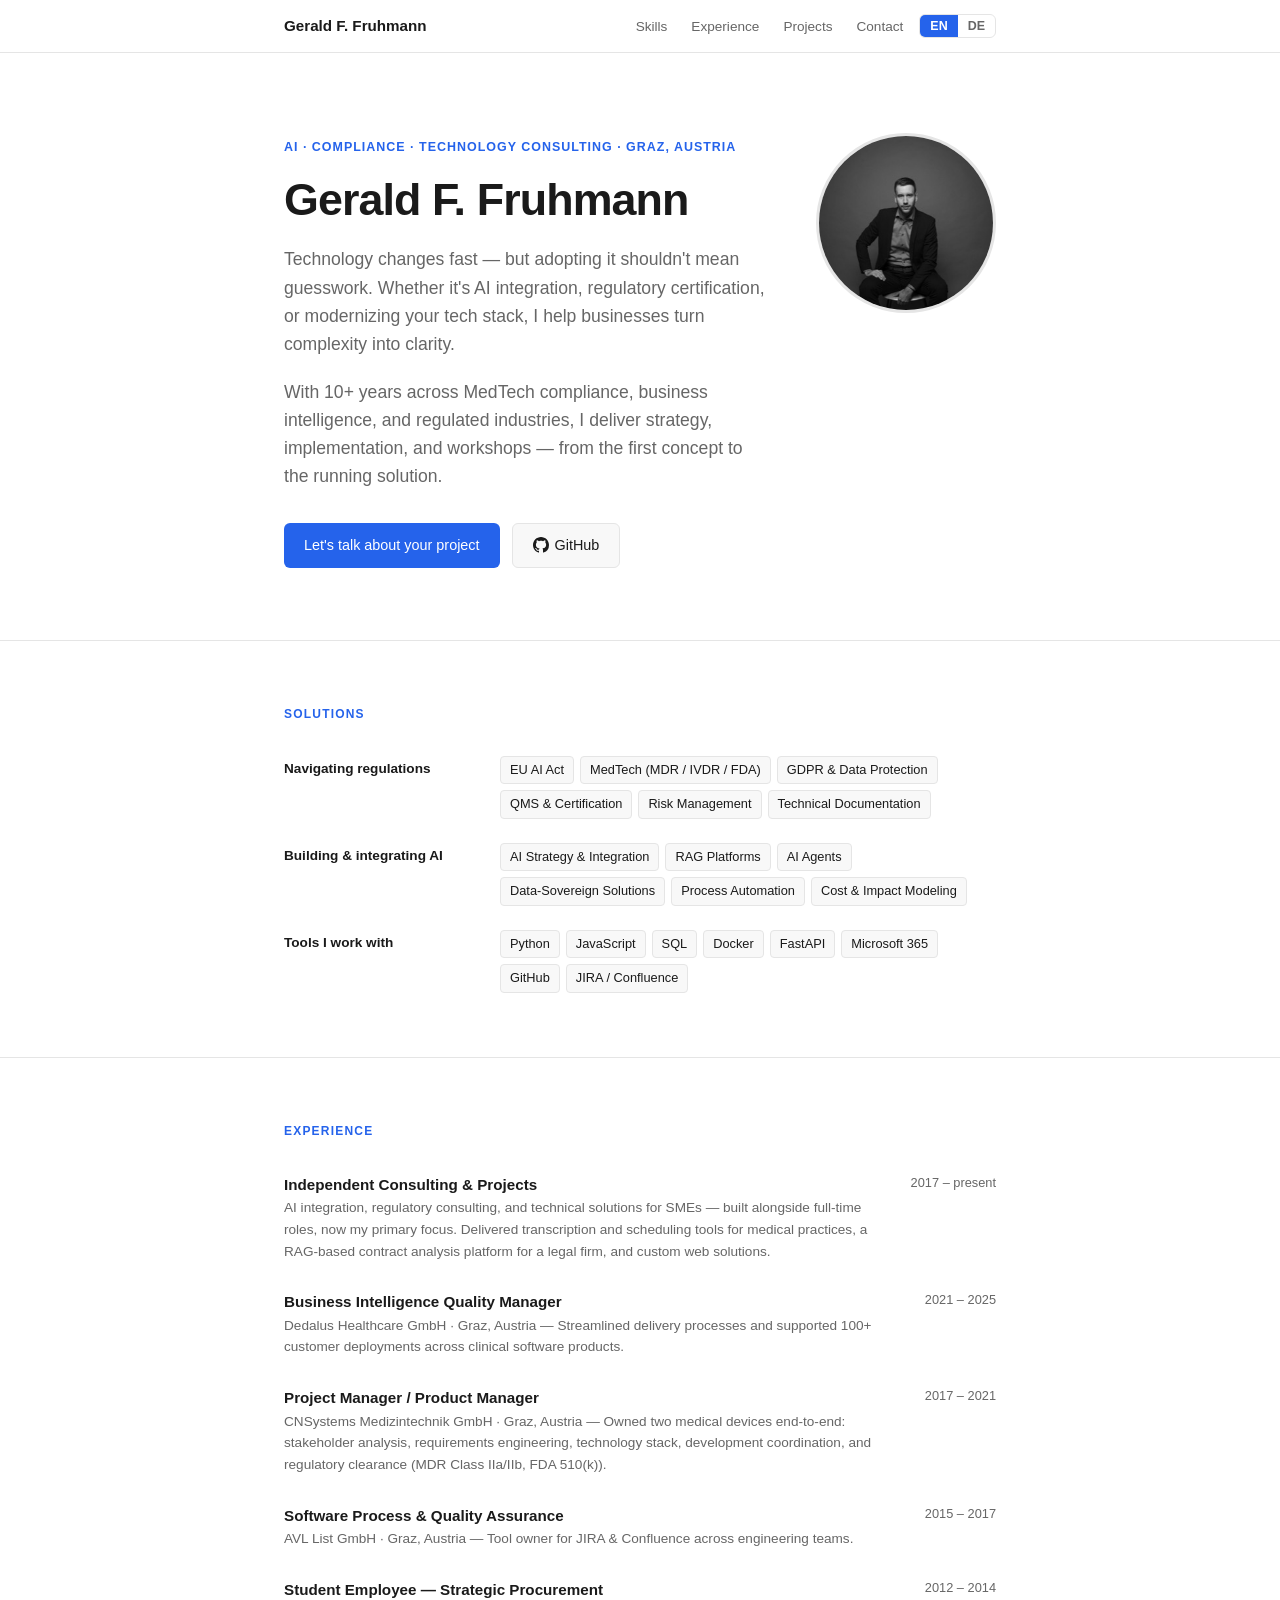
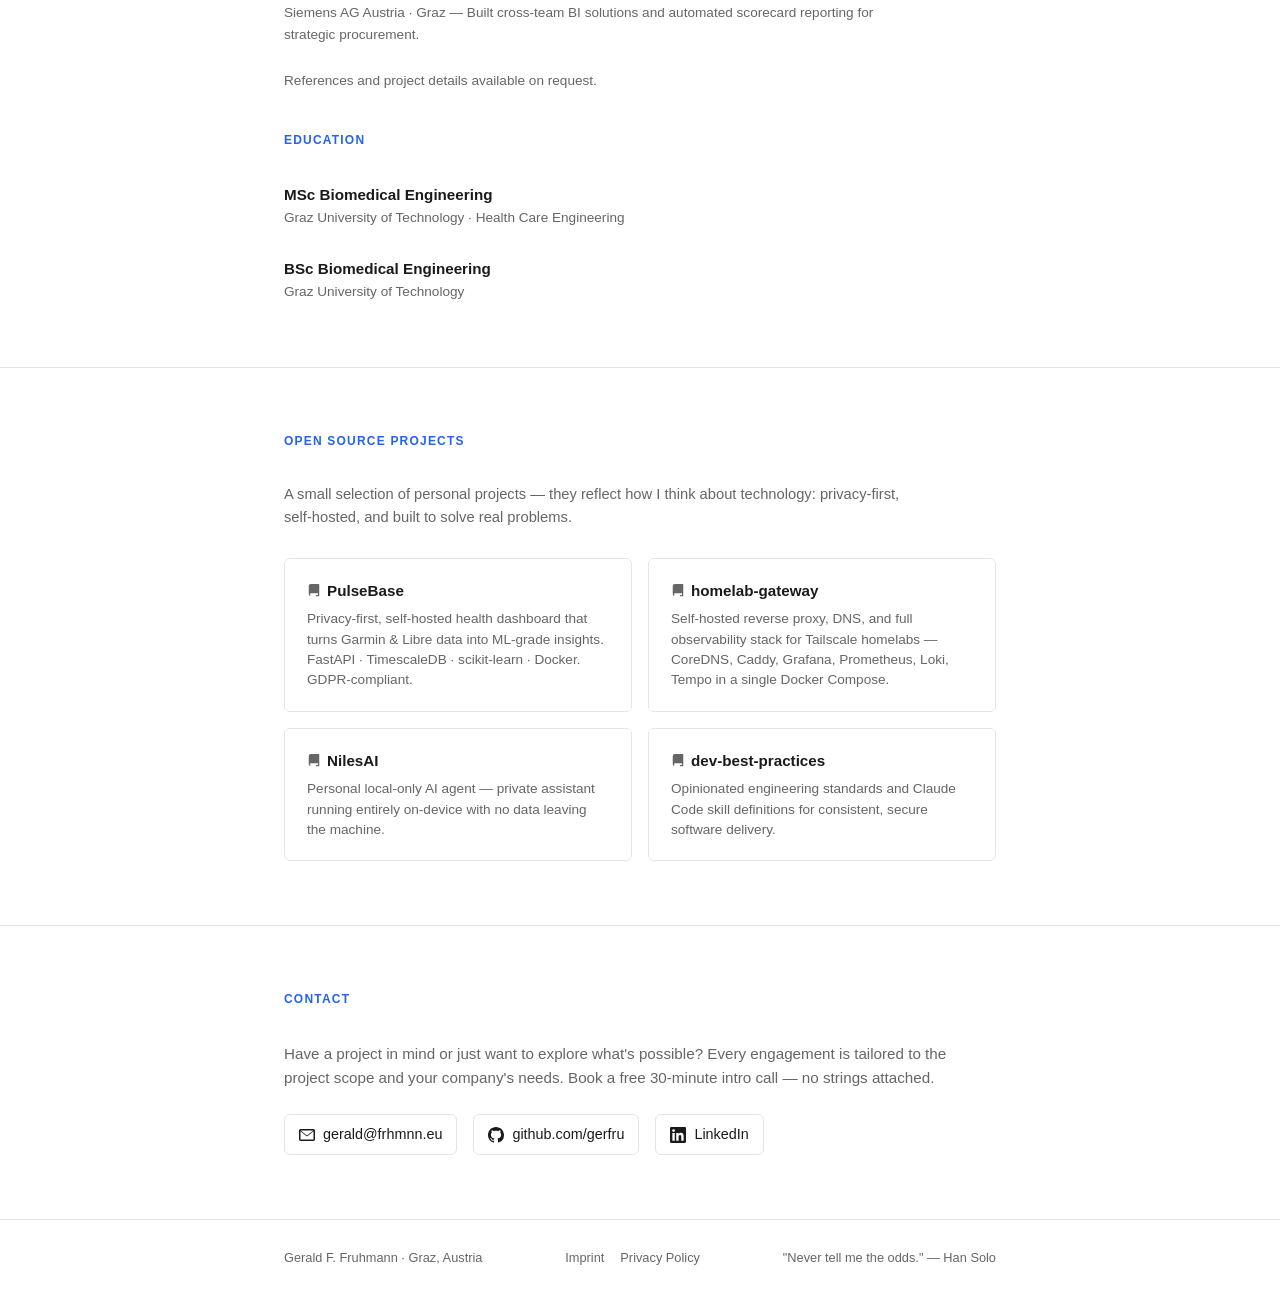
<file: index.html>
<!DOCTYPE html>
<html lang="en">
<head>
  <meta charset="UTF-8" />
  <meta name="viewport" content="width=device-width, initial-scale=1.0" />
  <title>Gerald F. Fruhmann — AI, Compliance & Technology Consulting</title>
  <meta name="description" content="Strategic guidance and hands-on implementation for AI integration, regulatory compliance, and technology modernization. Based in Graz, Austria." />
  <link rel="canonical" href="https://gerfru.github.io/" />

  <!-- Open Graph -->
  <meta property="og:type" content="website" />
  <meta property="og:title" content="Gerald F. Fruhmann — AI, Compliance & Technology Consulting" />
  <meta property="og:description" content="Strategic guidance and hands-on implementation for AI integration, regulatory compliance, and technology modernization. Based in Graz, Austria." />
  <meta property="og:url" content="https://gerfru.github.io/" />
  <meta property="og:locale" content="en_US" />
  <meta property="og:locale:alternate" content="de_AT" />
  <meta property="og:image" content="https://gerfru.github.io/og_image_gerfru.png" />
  <meta property="og:image:width" content="1200" />
  <meta property="og:image:height" content="630" />

  <!-- Twitter Card -->
  <meta name="twitter:card" content="summary_large_image" />
  <meta name="twitter:title" content="Gerald F. Fruhmann — AI, Compliance & Technology Consulting" />
  <meta name="twitter:description" content="Strategic guidance and hands-on implementation for AI integration, regulatory compliance, and technology modernization. Based in Graz, Austria." />

  <!-- Favicon -->
  <link rel="icon" type="image/svg+xml" href="data:image/svg+xml,%3Csvg xmlns='http://www.w3.org/2000/svg' viewBox='0 0 64 64'%3E%3Crect width='64' height='64' rx='14' fill='%232563eb'/%3E%3Ctext x='32' y='41' font-family='-apple-system,BlinkMacSystemFont,sans-serif' font-size='28' font-weight='700' fill='white' text-anchor='middle'%3EGF%3C/text%3E%3C/svg%3E" />

  <!-- Shared Styles -->
  <link rel="stylesheet" href="style.css" />

  <!-- Structured Data -->
  <script type="application/ld+json">
  {
    "@context": "https://schema.org",
    "@type": "Person",
    "name": "Gerald F. Fruhmann",
    "url": "https://gerfru.github.io",
    "image": "https://gerfru.github.io/portrait.jpg",
    "jobTitle": "AI, Compliance & Technology Consultant",
    "address": {
      "@type": "PostalAddress",
      "addressLocality": "Graz",
      "addressCountry": "AT"
    },
    "knowsAbout": [
      "Artificial Intelligence",
      "Medical Device Regulation",
      "ISO 13485",
      "GDPR",
      "Risk Management",
      "Product Management",
      "Requirements Engineering",
      "Python",
      "RAG Systems"
    ],
    "sameAs": [
      "https://linkedin.com/in/geraldfruhmann"
    ]
  }
  </script>
  <script type="application/ld+json">
  {
    "@context": "https://schema.org",
    "@type": "WebSite",
    "name": "Gerald F. Fruhmann — AI, Compliance & Technology Consulting",
    "url": "https://gerfru.github.io",
    "inLanguage": ["en", "de"]
  }
  </script>

  <style>
    /* ── Page-specific styles (shared styles in style.css) ── */
    section { padding: 64px 0; }
    section + section { border-top: 1px solid var(--border); }

    /* ── Hero ─────────────────────────────────────────── */
    #about { padding-top: 80px; padding-bottom: 72px; }

    .hero-layout {
      display: flex;
      align-items: flex-start;
      gap: 48px;
    }

    .hero-text { flex: 1; min-width: 0; }

    .hero-portrait {
      flex-shrink: 0;
      width: 180px;
      height: 180px;
      border-radius: 50%;
      object-fit: cover;
      object-position: center 15%;
      border: 3px solid var(--border);
    }

    .hero-tag {
      display: inline-block;
      font-size: 0.78rem;
      font-weight: 600;
      letter-spacing: 0.08em;
      text-transform: uppercase;
      color: var(--accent);
      margin-bottom: 16px;
    }

    h1 {
      font-size: clamp(2rem, 5vw, 2.8rem);
      font-weight: 700;
      line-height: 1.15;
      letter-spacing: -0.02em;
      margin-bottom: 20px;
    }

    .hero-sub {
      font-size: 1.1rem;
      color: var(--muted);
      max-width: 620px;
      margin-bottom: 20px;
    }

    .hero-actions {
      display: flex;
      gap: 12px;
      flex-wrap: wrap;
      margin-top: 32px;
    }

    .btn {
      display: inline-flex;
      align-items: center;
      gap: 6px;
      padding: 10px 20px;
      border-radius: var(--radius);
      font-size: 0.9rem;
      font-weight: 500;
    }

    .btn:hover { text-decoration: none; }

    .btn-primary {
      background: var(--accent);
      color: #fff;
      transition: background 0.15s, transform 0.15s;
    }

    .btn-primary:hover {
      background: #1d4ed8;
      transform: translateY(-1px);
    }

    .btn-ghost {
      background: var(--bg-soft);
      color: var(--text);
      border: 1px solid var(--border);
      transition: border-color 0.15s, transform 0.15s;
    }

    .btn-ghost:hover {
      border-color: #aaa;
      transform: translateY(-1px);
    }

    /* ── Section headings ────────────────────────────── */
    .section-label {
      font-size: 0.75rem;
      font-weight: 600;
      letter-spacing: 0.1em;
      text-transform: uppercase;
      color: var(--accent);
      margin-bottom: 32px;
    }

    /* ── Skills ──────────────────────────────────────── */
    .skills-grid {
      display: grid;
      gap: 24px;
    }

    .skill-row {
      display: grid;
      grid-template-columns: 200px 1fr;
      gap: 16px;
      align-items: start;
    }

    .skill-label {
      font-size: 0.85rem;
      font-weight: 600;
      color: var(--text);
      padding-top: 2px;
    }

    .skill-tags {
      display: flex;
      flex-wrap: wrap;
      gap: 6px;
    }

    .tag {
      display: inline-block;
      background: var(--bg-soft);
      border: 1px solid var(--border);
      border-radius: 4px;
      padding: 3px 9px;
      font-size: 0.8rem;
      color: var(--text);
    }

    /* ── Projects ─────────────────────────────────────── */
    .projects-grid {
      display: grid;
      grid-template-columns: repeat(auto-fill, minmax(320px, 1fr));
      gap: 16px;
    }

    .project-card {
      border: 1px solid var(--border);
      border-radius: var(--radius);
      padding: 20px 22px;
      transition: border-color 0.15s, box-shadow 0.15s, transform 0.15s;
    }

    .project-card:hover {
      border-color: #bbb;
      box-shadow: 0 4px 12px rgba(0,0,0,0.08);
      transform: translateY(-2px);
    }

    .project-name {
      font-weight: 600;
      font-size: 0.95rem;
      margin-bottom: 6px;
      display: flex;
      align-items: center;
      gap: 6px;
    }

    .project-name a { color: var(--text); }
    .project-name a:hover { color: var(--accent); text-decoration: none; }

    .project-desc {
      font-size: 0.85rem;
      color: var(--muted);
      line-height: 1.5;
    }

    /* ── Experience ───────────────────────────────────── */
    .exp-list { display: grid; gap: 28px; }

    .exp-item {
      display: grid;
      grid-template-columns: 1fr auto;
      gap: 4px 16px;
    }

    .exp-role { font-weight: 600; font-size: 0.95rem; }
    .exp-org  { font-size: 0.85rem; color: var(--muted); }
    .exp-date {
      font-size: 0.8rem;
      color: var(--muted);
      text-align: right;
      white-space: nowrap;
    }

    /* ── Contact ──────────────────────────────────────── */
    .contact-links {
      display: flex;
      flex-wrap: wrap;
      gap: 16px;
      margin-top: 8px;
    }

    .contact-link {
      display: inline-flex;
      align-items: center;
      gap: 8px;
      font-size: 0.9rem;
      color: var(--text);
      padding: 8px 14px;
      border: 1px solid var(--border);
      border-radius: var(--radius);
      transition: border-color 0.15s;
    }

    .contact-link:hover {
      border-color: #aaa;
      text-decoration: none;
    }

    /* ── Animations ───────────────────────────────────── */
    @keyframes fade-up {
      from { opacity: 0; transform: translateY(20px); }
      to   { opacity: 1; transform: translateY(0); }
    }

    .fade-in {
      opacity: 0;
      animation: fade-up 0.5s ease forwards;
    }

    .fade-in:nth-child(1) { animation-delay: 0s; }
    .fade-in:nth-child(2) { animation-delay: 0.08s; }
    .fade-in:nth-child(3) { animation-delay: 0.16s; }
    .fade-in:nth-child(4) { animation-delay: 0.24s; }

    @media (prefers-reduced-motion: reduce) {
      .fade-in {
        opacity: 1;
        animation: none;
      }
    }

    /* ── Responsive ───────────────────────────────────── */
    @media (max-width: 600px) {
      .hero-layout { flex-direction: column-reverse; align-items: center; gap: 32px; }
      .hero-portrait { width: 140px; height: 140px; }
      .skill-row { grid-template-columns: 1fr; gap: 8px; }
      .exp-item  { grid-template-columns: 1fr; }
      .exp-date  { text-align: left; }
      .projects-grid { grid-template-columns: 1fr; }
    }
  </style>
</head>
<body>

  <a class="skip-link" href="#about">Skip to content</a>

  <nav role="navigation" aria-label="Main navigation">
    <div class="container">
      <a class="nav-name" href="/">Gerald F. Fruhmann</a>
      <div class="nav-right">
        <ul class="nav-links">
          <li><a href="#skills" lang="en">Skills</a><a href="#skills" lang="de">Kompetenzen</a></li>
          <li><a href="#experience" lang="en">Experience</a><a href="#experience" lang="de">Erfahrung</a></li>
          <li><a href="#projects" lang="en">Projects</a><a href="#projects" lang="de">Projekte</a></li>
          <li><a href="#contact" lang="en">Contact</a><a href="#contact" lang="de">Kontakt</a></li>
        </ul>
        <div class="lang-toggle" role="group" aria-label="Language">
          <button data-lang="en" class="active" aria-pressed="true">EN</button>
          <button data-lang="de" aria-pressed="false">DE</button>
        </div>
      </div>
    </div>
  </nav>

  <!-- ── Hero ── -->
  <section id="about">
    <div class="container">
      <div class="hero-layout">
        <div class="hero-text">
          <span class="hero-tag"><span lang="en">AI · Compliance · Technology Consulting · Graz, Austria</span><span lang="de">AI · Compliance · Technologieberatung · Graz, Österreich</span></span>
          <h1>Gerald F. Fruhmann</h1>

          <div lang="en">
            <p class="hero-sub">
              Technology changes fast — but adopting it shouldn't mean guesswork.
              Whether it's AI integration, regulatory certification, or modernizing
              your tech stack, I help businesses turn complexity into clarity.
            </p>
            <p class="hero-sub">
              With 10+ years across MedTech compliance, business intelligence, and
              regulated industries, I deliver strategy, implementation, and workshops —
              from the first concept to the running solution.
            </p>
          </div>

          <div lang="de">
            <p class="hero-sub">
              Technologie entwickelt sich schnell — aber sie einzusetzen sollte kein
              Ratespiel sein. Ob AI-Einführung, regulatorische Zertifizierung oder
              technische Modernisierung: Ich helfe Unternehmen, Komplexität in
              Klarheit zu verwandeln.
            </p>
            <p class="hero-sub">
              Mit über 10 Jahren Erfahrung in MedTech-Compliance, Business Intelligence
              und regulierten Branchen liefere ich Strategie, Umsetzung und Workshops —
              vom ersten Konzept bis zur laufenden Lösung.
            </p>
          </div>

          <div class="hero-actions">
        <a class="btn btn-primary" href="#contact">
          <span lang="en">Let's talk about your project</span>
          <span lang="de">Sprechen wir über Ihr Projekt</span>
        </a>
        <a class="btn btn-ghost" href="https://github.com/gerfru" target="_blank" rel="noopener">
          <svg height="16" width="16" viewBox="0 0 16 16" fill="currentColor"><path d="M8 0C3.58 0 0 3.58 0 8c0 3.54 2.29 6.53 5.47 7.59.4.07.55-.17.55-.38 0-.19-.01-.82-.01-1.49-2.01.37-2.53-.49-2.69-.94-.09-.23-.48-.94-.82-1.13-.28-.15-.68-.52-.01-.53.63-.01 1.08.58 1.23.82.72 1.21 1.87.87 2.33.66.07-.52.28-.87.51-1.07-1.78-.2-3.64-.89-3.64-3.95 0-.87.31-1.59.82-2.15-.08-.2-.36-1.02.08-2.12 0 0 .67-.21 2.2.82.64-.18 1.32-.27 2-.27.68 0 1.36.09 2 .27 1.53-1.04 2.2-.82 2.2-.82.44 1.1.16 1.92.08 2.12.51.56.82 1.27.82 2.15 0 3.07-1.87 3.75-3.65 3.95.29.25.54.73.54 1.48 0 1.07-.01 1.93-.01 2.2 0 .21.15.46.55.38A8.013 8.013 0 0016 8c0-4.42-3.58-8-8-8z"/></svg>
          GitHub
        </a>
      </div>
        </div>
        <img class="hero-portrait" src="portrait.jpg" alt="Gerald F. Fruhmann" width="180" height="180" />
      </div>
    </div>
  </section>

  <!-- ── Skills ── -->
  <section id="skills">
    <div class="container">
      <p class="section-label">
        <span lang="en">Solutions</span>
        <span lang="de">Lösungen</span>
      </p>
      <div class="skills-grid">
        <div class="skill-row">
          <span class="skill-label">
            <span lang="en">Navigating regulations</span>
            <span lang="de">Regulatorik navigieren</span>
          </span>
          <div class="skill-tags">
            <span class="tag">EU AI Act</span>
            <span class="tag">MedTech (MDR / IVDR / FDA)</span>
            <span class="tag"><span lang="en">GDPR &amp; Data Protection</span><span lang="de">DSGVO &amp; Datenschutz</span></span>
            <span class="tag"><span lang="en">QMS &amp; Certification</span><span lang="de">QMS &amp; Zertifizierung</span></span>
            <span class="tag"><span lang="en">Risk Management</span><span lang="de">Risikomanagement</span></span>
            <span class="tag"><span lang="en">Technical Documentation</span><span lang="de">Technische Dokumentation</span></span>
          </div>
        </div>
        <div class="skill-row">
          <span class="skill-label">
            <span lang="en">Building &amp; integrating AI</span>
            <span lang="de">AI aufbauen &amp; integrieren</span>
          </span>
          <div class="skill-tags">
            <span class="tag"><span lang="en">AI Strategy &amp; Integration</span><span lang="de">AI-Strategie &amp; Integration</span></span>
            <span class="tag">RAG Platforms</span>
            <span class="tag">AI Agents</span>
            <span class="tag"><span lang="en">Data-Sovereign Solutions</span><span lang="de">Datensouveräne Lösungen</span></span>
            <span class="tag"><span lang="en">Process Automation</span><span lang="de">Prozessautomatisierung</span></span>
            <span class="tag"><span lang="en">Cost &amp; Impact Modeling</span><span lang="de">Kosten- &amp; Impact-Modelle</span></span>
          </div>
        </div>
        <div class="skill-row">
          <span class="skill-label">
            <span lang="en">Tools I work with</span>
            <span lang="de">Meine Werkzeuge</span>
          </span>
          <div class="skill-tags">
            <span class="tag">Python</span>
            <span class="tag">JavaScript</span>
            <span class="tag">SQL</span>
            <span class="tag">Docker</span>
            <span class="tag">FastAPI</span>
            <span class="tag">Microsoft 365</span>
            <span class="tag">GitHub</span>
            <span class="tag">JIRA / Confluence</span>
          </div>
        </div>
      </div>
    </div>
  </section>

  <!-- ── Experience ── -->
  <section id="experience">
    <div class="container">
      <p class="section-label">
        <span lang="en">Experience</span>
        <span lang="de">Erfahrung</span>
      </p>
      <div class="exp-list">

        <div class="exp-item">
          <div>
            <div class="exp-role"><span lang="en">Independent Consulting &amp; Projects</span><span lang="de">Selbstständige Beratung &amp; Projekte</span></div>
            <div class="exp-org"><span lang="en">AI integration, regulatory consulting, and technical solutions for SMEs — built alongside full-time roles, now my primary focus. Delivered transcription and scheduling tools for medical practices, a RAG-based contract analysis platform for a legal firm, and custom web solutions.</span><span lang="de">AI-Integration, regulatorische Beratung und technische Lösungen für KMUs — parallel zu Festanstellungen aufgebaut, jetzt mein Hauptfokus. Transkriptions- und Terminplanungs-Tools für Arztpraxen, eine RAG-basierte Vertragsanalyse-Plattform für eine Kanzlei und individuelle Web-Lösungen umgesetzt.</span></div>
          </div>
          <div class="exp-date">2017 – <span lang="en">present</span><span lang="de">heute</span></div>
        </div>

        <div class="exp-item">
          <div>
            <div class="exp-role">Business Intelligence Quality Manager</div>
            <div class="exp-org"><span lang="en">Dedalus Healthcare GmbH · Graz, Austria — Streamlined delivery processes and supported 100+ customer deployments across clinical software products.</span><span lang="de">Dedalus Healthcare GmbH · Graz — Delivery-Prozesse optimiert und über 100 Kundeninstallationen klinischer Softwareprodukte begleitet.</span></div>
          </div>
          <div class="exp-date">2021 – 2025</div>
        </div>

        <div class="exp-item">
          <div>
            <div class="exp-role">Project Manager / Product Manager</div>
            <div class="exp-org"><span lang="en">CNSystems Medizintechnik GmbH · Graz, Austria — Owned two medical devices end-to-end: stakeholder analysis, requirements engineering, technology stack, development coordination, and regulatory clearance (MDR Class IIa/IIb, FDA 510(k)).</span><span lang="de">CNSystems Medizintechnik GmbH · Graz — Zwei Medizinprodukte Ende-zu-Ende verantwortet: Stakeholder-Analyse, Requirements Engineering, Technologie-Stack, Entwicklungskoordination und regulatorische Zulassung (MDR Klasse IIa/IIb, FDA 510(k)).</span></div>
          </div>
          <div class="exp-date">2017 – 2021</div>
        </div>

        <div class="exp-item">
          <div>
            <div class="exp-role">Software Process &amp; Quality Assurance</div>
            <div class="exp-org"><span lang="en">AVL List GmbH · Graz, Austria — Tool owner for JIRA &amp; Confluence across engineering teams.</span><span lang="de">AVL List GmbH · Graz — Tool-Verantwortlicher für JIRA &amp; Confluence über Engineering-Teams hinweg.</span></div>
          </div>
          <div class="exp-date">2015 – 2017</div>
        </div>

        <div class="exp-item">
          <div>
            <div class="exp-role"><span lang="en">Student Employee — Strategic Procurement</span><span lang="de">Werkstudent — Strategischer Einkauf</span></div>
            <div class="exp-org"><span lang="en">Siemens AG Austria · Graz — Built cross-team BI solutions and automated scorecard reporting for strategic procurement.</span><span lang="de">Siemens AG Austria · Graz — Team- und bereichsübergreifende BI-Lösungen und automatisiertes Scorecard-Reporting für den strategischen Einkauf erstellt.</span></div>
          </div>
          <div class="exp-date">2012 – 2014</div>
        </div>

      </div>
      <p style="color: var(--muted); margin-top: 24px; font-size: 0.85rem;">
        <span lang="en">References and project details available on request.</span>
        <span lang="de">Referenzen und Projektdetails gerne auf Anfrage.</span>
      </p>

      <div style="margin-top: 40px;">
        <p class="section-label">
          <span lang="en">Education</span>
          <span lang="de">Ausbildung</span>
        </p>
        <div class="exp-list">
          <div class="exp-item">
            <div>
              <div class="exp-role">MSc Biomedical Engineering</div>
              <div class="exp-org">Graz University of Technology · Health Care Engineering</div>
            </div>
          </div>
          <div class="exp-item">
            <div>
              <div class="exp-role">BSc Biomedical Engineering</div>
              <div class="exp-org">Graz University of Technology</div>
            </div>
          </div>
        </div>
      </div>
    </div>
  </section>

  <!-- ── Projects ── -->
  <section id="projects">
    <div class="container">
      <p class="section-label">
        <span lang="en">Open Source Projects</span>
        <span lang="de">Open-Source-Projekte</span>
      </p>
      <p style="color: var(--muted); margin-bottom: 28px; font-size: 0.92rem; max-width: 620px;">
        <span lang="en">A small selection of personal projects — they reflect how I think about technology: privacy-first, self-hosted, and built to solve real problems.</span>
        <span lang="de">Eine kleine Auswahl persönlicher Projekte — sie zeigen, wie ich über Technologie denke: Privacy-first, self-hosted und gebaut, um echte Probleme zu lösen.</span>
      </p>
      <div class="projects-grid">

        <div class="project-card fade-in">
          <div class="project-name">
            <svg height="14" width="14" viewBox="0 0 16 16" fill="#666"><path d="M2 2.5A2.5 2.5 0 014.5 0h8.75a.75.75 0 01.75.75v12.5a.75.75 0 01-.75.75h-2.5a.75.75 0 010-1.5h1.75v-2h-8a1 1 0 00-.714 1.7.75.75 0 01-1.072 1.05A2.495 2.495 0 012 11.5v-9zm10.5-1V9h-8c-.356 0-.694.074-1 .208V2.5a1 1 0 011-1h8z"/></svg>
            <a href="https://github.com/gerfru/PulseBase" target="_blank" rel="noopener">PulseBase</a>
          </div>
          <p class="project-desc" lang="en">Privacy-first, self-hosted health dashboard that turns Garmin &amp; Libre data into ML-grade insights. FastAPI · TimescaleDB · scikit-learn · Docker. GDPR-compliant.</p>
          <p class="project-desc" lang="de">Datenschutzorientiertes, selbst gehostetes Health-Dashboard, das Garmin- &amp; Libre-Daten in ML-Insights verwandelt. FastAPI · TimescaleDB · scikit-learn · Docker. DSGVO-konform.</p>
        </div>

        <div class="project-card fade-in">
          <div class="project-name">
            <svg height="14" width="14" viewBox="0 0 16 16" fill="#666"><path d="M2 2.5A2.5 2.5 0 014.5 0h8.75a.75.75 0 01.75.75v12.5a.75.75 0 01-.75.75h-2.5a.75.75 0 010-1.5h1.75v-2h-8a1 1 0 00-.714 1.7.75.75 0 01-1.072 1.05A2.495 2.495 0 012 11.5v-9zm10.5-1V9h-8c-.356 0-.694.074-1 .208V2.5a1 1 0 011-1h8z"/></svg>
            <a href="https://github.com/gerfru/homelab-gateway" target="_blank" rel="noopener">homelab-gateway</a>
          </div>
          <p class="project-desc" lang="en">Self-hosted reverse proxy, DNS, and full observability stack for Tailscale homelabs — CoreDNS, Caddy, Grafana, Prometheus, Loki, Tempo in a single Docker Compose.</p>
          <p class="project-desc" lang="de">Selbst gehosteter Reverse-Proxy, DNS und vollständiger Observability-Stack für Tailscale-Homelabs — CoreDNS, Caddy, Grafana, Prometheus, Loki, Tempo in einem Docker Compose.</p>
        </div>

        <div class="project-card fade-in">
          <div class="project-name">
            <svg height="14" width="14" viewBox="0 0 16 16" fill="#666"><path d="M2 2.5A2.5 2.5 0 014.5 0h8.75a.75.75 0 01.75.75v12.5a.75.75 0 01-.75.75h-2.5a.75.75 0 010-1.5h1.75v-2h-8a1 1 0 00-.714 1.7.75.75 0 01-1.072 1.05A2.495 2.495 0 012 11.5v-9zm10.5-1V9h-8c-.356 0-.694.074-1 .208V2.5a1 1 0 011-1h8z"/></svg>
            <a href="https://github.com/gerfru/NilesAI" target="_blank" rel="noopener">NilesAI</a>
          </div>
          <p class="project-desc" lang="en">Personal local-only AI agent — private assistant running entirely on-device with no data leaving the machine.</p>
          <p class="project-desc" lang="de">Persönlicher, lokaler AI-Agent — privater Assistent, der vollständig auf dem eigenen Gerät läuft, ohne dass Daten das Gerät verlassen.</p>
        </div>

        <div class="project-card fade-in">
          <div class="project-name">
            <svg height="14" width="14" viewBox="0 0 16 16" fill="#666"><path d="M2 2.5A2.5 2.5 0 014.5 0h8.75a.75.75 0 01.75.75v12.5a.75.75 0 01-.75.75h-2.5a.75.75 0 010-1.5h1.75v-2h-8a1 1 0 00-.714 1.7.75.75 0 01-1.072 1.05A2.495 2.495 0 012 11.5v-9zm10.5-1V9h-8c-.356 0-.694.074-1 .208V2.5a1 1 0 011-1h8z"/></svg>
            <a href="https://github.com/gerfru/dev-best-practices" target="_blank" rel="noopener">dev-best-practices</a>
          </div>
          <p class="project-desc" lang="en">Opinionated engineering standards and Claude Code skill definitions for consistent, secure software delivery.</p>
          <p class="project-desc" lang="de">Klare Engineering-Standards und Claude-Code-Skill-Definitionen für konsistente, sichere Softwareentwicklung.</p>
        </div>

      </div>
    </div>
  </section>

  <!-- ── Contact ── -->
  <section id="contact">
    <div class="container">
      <p class="section-label">
        <span lang="en">Contact</span>
        <span lang="de">Kontakt</span>
      </p>
      <p style="color: var(--muted); margin-bottom: 24px; font-size: 0.95rem;">
        <span lang="en">Have a project in mind or just want to explore what's possible? Every engagement is tailored to the project scope and your company's needs. Book a free 30-minute intro call — no strings attached.</span>
        <span lang="de">Ein Projekt im Kopf oder einfach ausloten, was möglich ist? Jede Zusammenarbeit wird individuell auf Projektumfang und Unternehmensgröße zugeschnitten. Buchen Sie ein kostenloses 30-Minuten-Erstgespräch — unverbindlich.</span>
      </p>
      <div class="contact-links">
        <a class="contact-link" href="mailto:gerald@frhmnn.eu">
          <svg width="16" height="16" viewBox="0 0 16 16" fill="currentColor"><path d="M1.75 2h12.5c.966 0 1.75.784 1.75 1.75v8.5A1.75 1.75 0 0114.25 14H1.75A1.75 1.75 0 010 12.25v-8.5C0 2.784.784 2 1.75 2zM1.5 4.307v7.943c0 .138.112.25.25.25h12.5a.25.25 0 00.25-.25V4.307L8.682 8.97a1 1 0 01-1.364 0L1.5 4.307zM14.357 3.5H1.643L8 8.432 14.357 3.5z"/></svg>
          gerald@frhmnn.eu
        </a>
        <a class="contact-link" href="https://github.com/gerfru" target="_blank" rel="noopener">
          <svg width="16" height="16" viewBox="0 0 16 16" fill="currentColor"><path d="M8 0C3.58 0 0 3.58 0 8c0 3.54 2.29 6.53 5.47 7.59.4.07.55-.17.55-.38 0-.19-.01-.82-.01-1.49-2.01.37-2.53-.49-2.69-.94-.09-.23-.48-.94-.82-1.13-.28-.15-.68-.52-.01-.53.63-.01 1.08.58 1.23.82.72 1.21 1.87.87 2.33.66.07-.52.28-.87.51-1.07-1.78-.2-3.64-.89-3.64-3.95 0-.87.31-1.59.82-2.15-.08-.2-.36-1.02.08-2.12 0 0 .67-.21 2.2.82.64-.18 1.32-.27 2-.27.68 0 1.36.09 2 .27 1.53-1.04 2.2-.82 2.2-.82.44 1.1.16 1.92.08 2.12.51.56.82 1.27.82 2.15 0 3.07-1.87 3.75-3.65 3.95.29.25.54.73.54 1.48 0 1.07-.01 1.93-.01 2.2 0 .21.15.46.55.38A8.013 8.013 0 0016 8c0-4.42-3.58-8-8-8z"/></svg>
          github.com/gerfru
        </a>
        <a class="contact-link" href="https://www.linkedin.com/in/gerald-fruhmann-3b169493/" target="_blank" rel="noopener">
          <svg width="16" height="16" viewBox="0 0 16 16" fill="currentColor"><path d="M13.632 13.635h-2.37V9.922c0-.886-.018-2.025-1.234-2.025-1.235 0-1.424.964-1.424 1.96v3.778H6.234V6.001h2.275v1.044h.032c.317-.6 1.09-1.233 2.245-1.233 2.401 0 2.845 1.58 2.845 3.637v4.186zM3.558 4.955a1.376 1.376 0 110-2.752 1.376 1.376 0 010 2.752zm1.188 8.68H2.37V6.001h2.376v7.634zM14.816 0H1.182C.528 0 0 .516 0 1.153v13.694C0 15.484.528 16 1.182 16h13.634c.654 0 1.184-.516 1.184-1.153V1.153C16 .516 15.47 0 14.816 0z"/></svg>
          LinkedIn
        </a>
      </div>
    </div>
  </section>

  <footer>
    <div class="container">
      <p>Gerald F. Fruhmann · Graz, Austria</p>
      <div class="footer-legal">
        <a href="/impressum"><span lang="en">Imprint</span><span lang="de">Impressum</span></a>
        <a href="/datenschutz"><span lang="en">Privacy Policy</span><span lang="de">Datenschutz</span></a>
      </div>
      <p lang="en">"Never tell me the odds." — Han Solo</p>
      <p lang="de">„Sag mir niemals wie meine Chancen stehen." — Han Solo</p>
    </div>
  </footer>

  <script>
    document.addEventListener('DOMContentLoaded', function() {
      var saved = localStorage.getItem('lang');
      var browser = navigator.language.startsWith('de') ? 'de' : 'en';
      var lang = saved || browser;

      function setLang(l) {
        document.documentElement.lang = l;
        localStorage.setItem('lang', l);
        document.querySelectorAll('.lang-toggle button').forEach(function(btn) {
          var isActive = btn.dataset.lang === l;
          btn.classList.toggle('active', isActive);
          btn.setAttribute('aria-pressed', isActive);
        });
      }

      setLang(lang);

      document.querySelector('.lang-toggle').addEventListener('click', function(e) {
        if (e.target.dataset.lang) setLang(e.target.dataset.lang);
      });
    });
  </script>

</body>
</html>
</file>
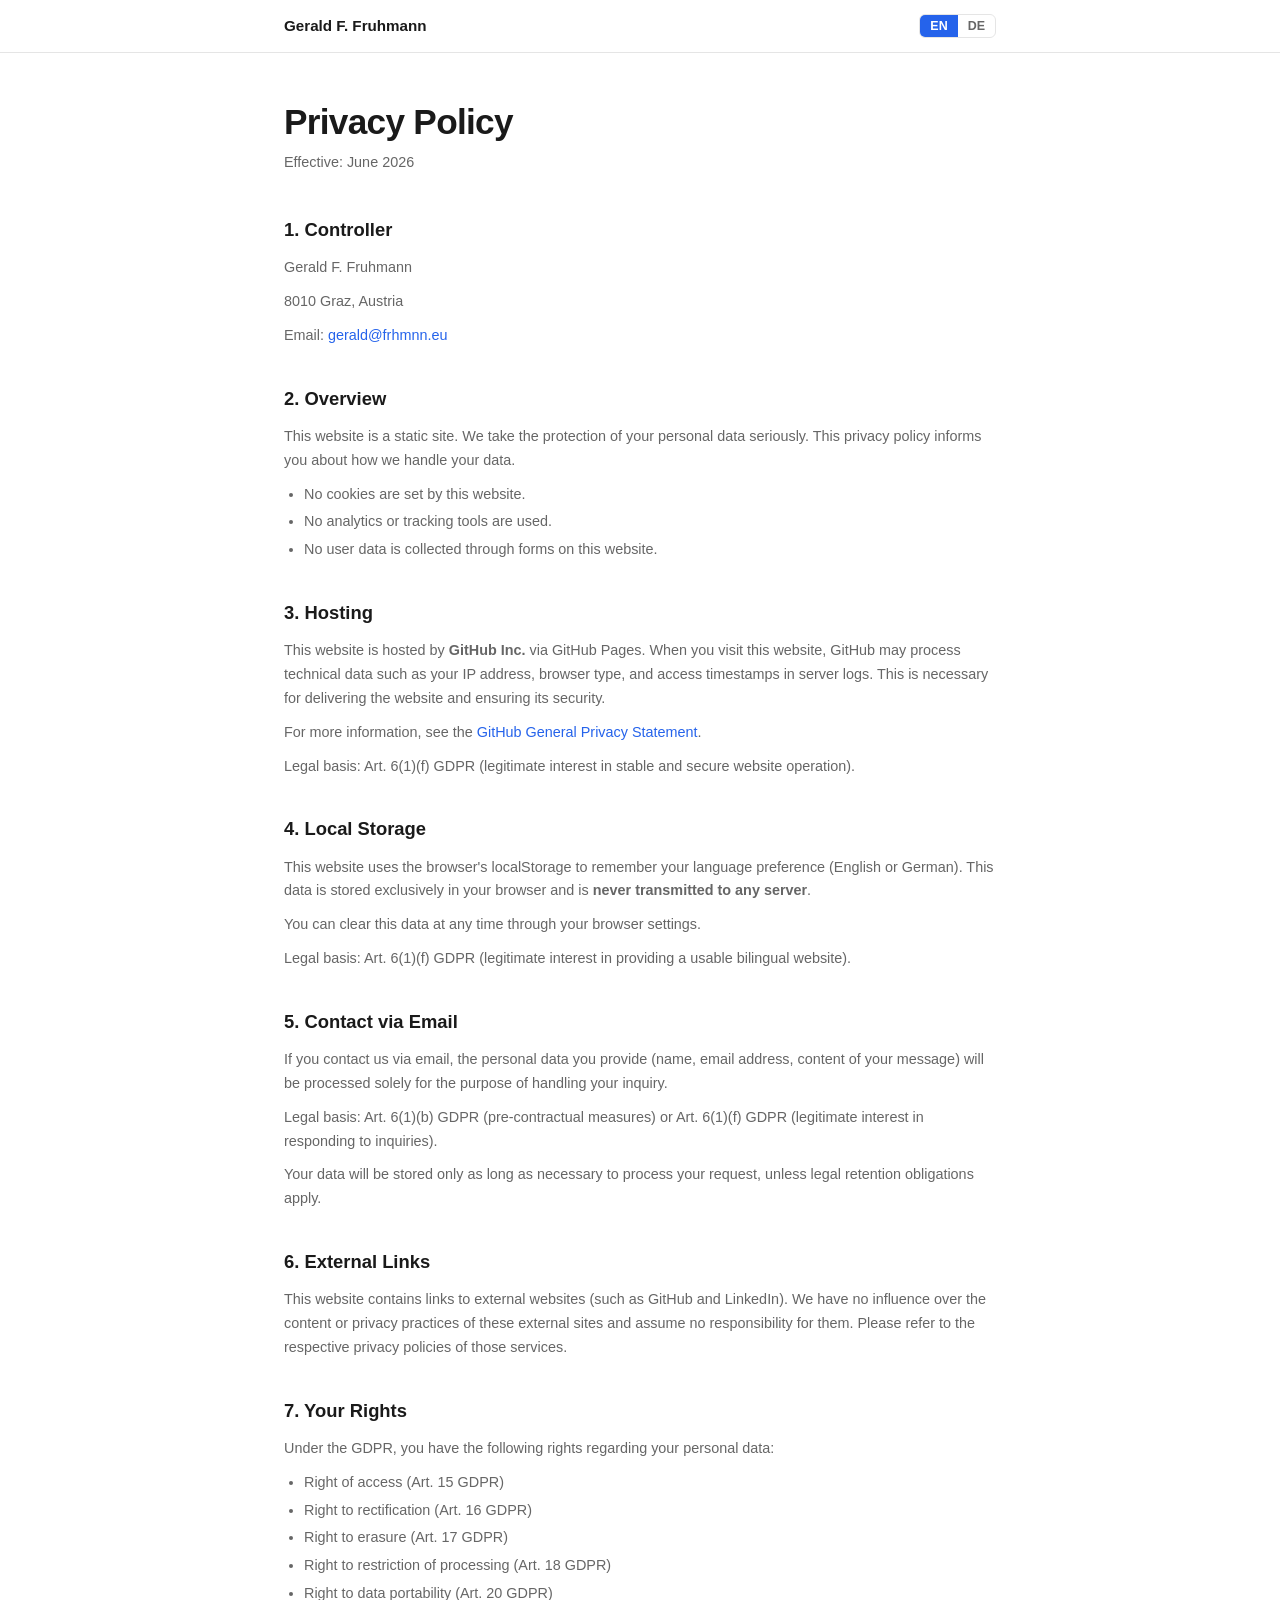
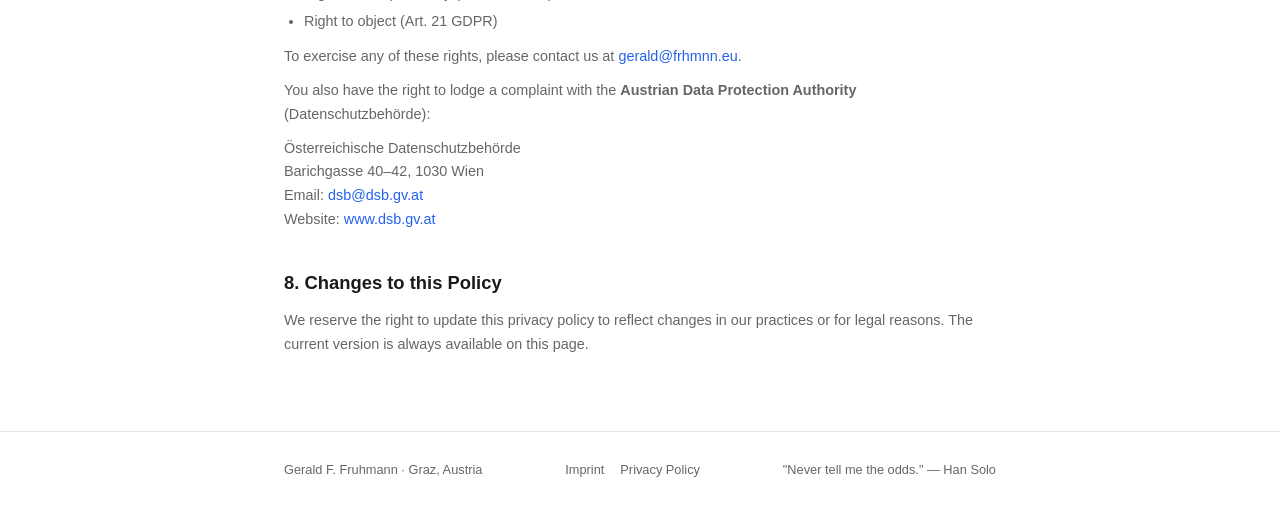
<file: datenschutz.html>
<!DOCTYPE html>
<html lang="en">
<head>
  <meta charset="UTF-8" />
  <meta name="viewport" content="width=device-width, initial-scale=1.0" />
  <title>Datenschutz — Gerald F. Fruhmann</title>
  <meta name="description" content="Datenschutzerkl&auml;rung / Privacy Policy for Gerald F. Fruhmann — AI, Compliance & Technology Consulting, Graz, Austria." />
  <link rel="canonical" href="https://gerfru.github.io/datenschutz" />
  <meta name="robots" content="noindex, follow" />

  <!-- Favicon -->
  <link rel="icon" type="image/svg+xml" href="data:image/svg+xml,%3Csvg xmlns='http://www.w3.org/2000/svg' viewBox='0 0 64 64'%3E%3Crect width='64' height='64' rx='14' fill='%232563eb'/%3E%3Ctext x='32' y='41' font-family='-apple-system,BlinkMacSystemFont,sans-serif' font-size='28' font-weight='700' fill='white' text-anchor='middle'%3EGF%3C/text%3E%3C/svg%3E" />

  <link rel="stylesheet" href="style.css" />
</head>
<body>

  <a class="skip-link" href="#content">Skip to content</a>

  <nav role="navigation" aria-label="Main navigation">
    <div class="container">
      <a class="nav-name" href="/">Gerald F. Fruhmann</a>
      <div class="nav-right">
        <div class="lang-toggle" role="group" aria-label="Language">
          <button data-lang="en" class="active" aria-pressed="true">EN</button>
          <button data-lang="de" aria-pressed="false">DE</button>
        </div>
      </div>
    </div>
  </nav>

  <main id="content" class="container" style="padding-top:48px; padding-bottom:64px;">
    <div class="legal-content">

      <!-- ── English ── -->
      <div lang="en">
        <h1>Privacy Policy</h1>
        <p class="legal-subtitle">Effective: June 2026</p>

        <h2>1. Controller</h2>
        <p>Gerald F. Fruhmann</p>
        <p>8010 Graz, Austria</p>
        <p>Email: <a href="mailto:gerald@frhmnn.eu">gerald@frhmnn.eu</a></p>

        <h2>2. Overview</h2>
        <p>This website is a static site. We take the protection of your personal data seriously. This privacy policy informs you about how we handle your data.</p>
        <ul>
          <li>No cookies are set by this website.</li>
          <li>No analytics or tracking tools are used.</li>
          <li>No user data is collected through forms on this website.</li>
        </ul>

        <h2>3. Hosting</h2>
        <p>This website is hosted by <strong>GitHub Inc.</strong> via GitHub Pages. When you visit this website, GitHub may process technical data such as your IP address, browser type, and access timestamps in server logs. This is necessary for delivering the website and ensuring its security.</p>
        <p>For more information, see the <a href="https://docs.github.com/en/site-policy/privacy-policies/github-general-privacy-statement" target="_blank" rel="noopener">GitHub General Privacy Statement</a>.</p>
        <p>Legal basis: Art. 6(1)(f) GDPR (legitimate interest in stable and secure website operation).</p>

        <h2>4. Local Storage</h2>
        <p>This website uses the browser's localStorage to remember your language preference (English or German). This data is stored exclusively in your browser and is <strong>never transmitted to any server</strong>.</p>
        <p>You can clear this data at any time through your browser settings.</p>
        <p>Legal basis: Art. 6(1)(f) GDPR (legitimate interest in providing a usable bilingual website).</p>

        <h2>5. Contact via Email</h2>
        <p>If you contact us via email, the personal data you provide (name, email address, content of your message) will be processed solely for the purpose of handling your inquiry.</p>
        <p>Legal basis: Art. 6(1)(b) GDPR (pre-contractual measures) or Art. 6(1)(f) GDPR (legitimate interest in responding to inquiries).</p>
        <p>Your data will be stored only as long as necessary to process your request, unless legal retention obligations apply.</p>

        <h2>6. External Links</h2>
        <p>This website contains links to external websites (such as GitHub and LinkedIn). We have no influence over the content or privacy practices of these external sites and assume no responsibility for them. Please refer to the respective privacy policies of those services.</p>

        <h2>7. Your Rights</h2>
        <p>Under the GDPR, you have the following rights regarding your personal data:</p>
        <ul>
          <li>Right of access (Art. 15 GDPR)</li>
          <li>Right to rectification (Art. 16 GDPR)</li>
          <li>Right to erasure (Art. 17 GDPR)</li>
          <li>Right to restriction of processing (Art. 18 GDPR)</li>
          <li>Right to data portability (Art. 20 GDPR)</li>
          <li>Right to object (Art. 21 GDPR)</li>
        </ul>
        <p>To exercise any of these rights, please contact us at <a href="mailto:gerald@frhmnn.eu">gerald@frhmnn.eu</a>.</p>
        <p>You also have the right to lodge a complaint with the <strong>Austrian Data Protection Authority</strong> (Datenschutzbeh&ouml;rde):</p>
        <p>&Ouml;sterreichische Datenschutzbeh&ouml;rde<br>Barichgasse 40&ndash;42, 1030 Wien<br>Email: <a href="mailto:dsb@dsb.gv.at">dsb@dsb.gv.at</a><br>Website: <a href="https://www.dsb.gv.at" target="_blank" rel="noopener">www.dsb.gv.at</a></p>

        <h2>8. Changes to this Policy</h2>
        <p>We reserve the right to update this privacy policy to reflect changes in our practices or for legal reasons. The current version is always available on this page.</p>
      </div>

      <!-- ── Deutsch ── -->
      <div lang="de">
        <h1>Datenschutzerkl&auml;rung</h1>
        <p class="legal-subtitle">Stand: Juni 2026</p>

        <h2>1. Verantwortlicher</h2>
        <p>Gerald F. Fruhmann</p>
        <p>8010 Graz, &Ouml;sterreich</p>
        <p>E-Mail: <a href="mailto:gerald@frhmnn.eu">gerald@frhmnn.eu</a></p>

        <h2>2. &Uuml;berblick</h2>
        <p>Diese Website ist eine statische Webseite. Der Schutz Ihrer personenbezogenen Daten ist uns ein wichtiges Anliegen. Diese Datenschutzerkl&auml;rung informiert Sie dar&uuml;ber, wie wir mit Ihren Daten umgehen.</p>
        <ul>
          <li>Diese Website setzt keine Cookies.</li>
          <li>Es werden keine Analyse- oder Tracking-Tools verwendet.</li>
          <li>Es werden keine Nutzerdaten &uuml;ber Formulare erhoben.</li>
        </ul>

        <h2>3. Hosting</h2>
        <p>Diese Website wird von <strong>GitHub Inc.</strong> &uuml;ber GitHub Pages gehostet. Beim Besuch dieser Website kann GitHub technische Daten wie Ihre IP-Adresse, den Browsertyp und Zugriffszeitpunkte in Server-Logfiles verarbeiten. Dies ist f&uuml;r die Bereitstellung der Website und die Gew&auml;hrleistung ihrer Sicherheit erforderlich.</p>
        <p>Weitere Informationen finden Sie in der <a href="https://docs.github.com/en/site-policy/privacy-policies/github-general-privacy-statement" target="_blank" rel="noopener">Datenschutzerkl&auml;rung von GitHub</a>.</p>
        <p>Rechtsgrundlage: Art. 6 Abs. 1 lit. f DSGVO (berechtigtes Interesse an einem stabilen und sicheren Websitebetrieb).</p>

        <h2>4. Lokaler Speicher (localStorage)</h2>
        <p>Diese Website nutzt den localStorage des Browsers, um Ihre Spracheinstellung (Englisch oder Deutsch) zu speichern. Diese Daten werden ausschlie&szlig;lich in Ihrem Browser gespeichert und <strong>niemals an einen Server &uuml;bertragen</strong>.</p>
        <p>Sie k&ouml;nnen diese Daten jederzeit &uuml;ber Ihre Browsereinstellungen l&ouml;schen.</p>
        <p>Rechtsgrundlage: Art. 6 Abs. 1 lit. f DSGVO (berechtigtes Interesse an einer benutzerfreundlichen zweisprachigen Website).</p>

        <h2>5. Kontaktaufnahme per E-Mail</h2>
        <p>Wenn Sie uns per E-Mail kontaktieren, werden die von Ihnen mitgeteilten personenbezogenen Daten (Name, E-Mail-Adresse, Nachrichteninhalt) ausschlie&szlig;lich zur Bearbeitung Ihrer Anfrage verarbeitet.</p>
        <p>Rechtsgrundlage: Art. 6 Abs. 1 lit. b DSGVO (vorvertragliche Ma&szlig;nahmen) bzw. Art. 6 Abs. 1 lit. f DSGVO (berechtigtes Interesse an der Beantwortung von Anfragen).</p>
        <p>Ihre Daten werden nur so lange gespeichert, wie es f&uuml;r die Bearbeitung Ihres Anliegens erforderlich ist, sofern keine gesetzlichen Aufbewahrungspflichten bestehen.</p>

        <h2>6. Externe Links</h2>
        <p>Diese Website enth&auml;lt Links zu externen Websites (etwa GitHub und LinkedIn). Auf die Inhalte und Datenschutzpraktiken dieser externen Seiten haben wir keinen Einfluss und &uuml;bernehmen daf&uuml;r keine Verantwortung. Bitte beachten Sie die jeweiligen Datenschutzerkl&auml;rungen dieser Dienste.</p>

        <h2>7. Ihre Rechte</h2>
        <p>Ihnen stehen gem&auml;&szlig; der DSGVO folgende Rechte hinsichtlich Ihrer personenbezogenen Daten zu:</p>
        <ul>
          <li>Auskunftsrecht (Art. 15 DSGVO)</li>
          <li>Recht auf Berichtigung (Art. 16 DSGVO)</li>
          <li>Recht auf L&ouml;schung (Art. 17 DSGVO)</li>
          <li>Recht auf Einschr&auml;nkung der Verarbeitung (Art. 18 DSGVO)</li>
          <li>Recht auf Daten&uuml;bertragbarkeit (Art. 20 DSGVO)</li>
          <li>Widerspruchsrecht (Art. 21 DSGVO)</li>
        </ul>
        <p>Zur Aus&uuml;bung Ihrer Rechte wenden Sie sich bitte an <a href="mailto:gerald@frhmnn.eu">gerald@frhmnn.eu</a>.</p>
        <p>Sie haben au&szlig;erdem das Recht, Beschwerde bei der <strong>&Ouml;sterreichischen Datenschutzbeh&ouml;rde</strong> einzureichen:</p>
        <p>&Ouml;sterreichische Datenschutzbeh&ouml;rde<br>Barichgasse 40&ndash;42, 1030 Wien<br>E-Mail: <a href="mailto:dsb@dsb.gv.at">dsb@dsb.gv.at</a><br>Website: <a href="https://www.dsb.gv.at" target="_blank" rel="noopener">www.dsb.gv.at</a></p>

        <h2>8. &Auml;nderungen dieser Erkl&auml;rung</h2>
        <p>Wir behalten uns vor, diese Datenschutzerkl&auml;rung bei Bedarf anzupassen, um &Auml;nderungen unserer Praktiken oder rechtlichen Anforderungen zu ber&uuml;cksichtigen. Die jeweils aktuelle Fassung ist stets auf dieser Seite abrufbar.</p>
      </div>

    </div>
  </main>

  <footer>
    <div class="container">
      <p>Gerald F. Fruhmann · Graz, Austria</p>
      <div class="footer-legal">
        <a href="/impressum"><span lang="en">Imprint</span><span lang="de">Impressum</span></a>
        <a href="/datenschutz"><span lang="en">Privacy Policy</span><span lang="de">Datenschutz</span></a>
      </div>
      <p lang="en">"Never tell me the odds." — Han Solo</p>
      <p lang="de">&bdquo;Sag mir niemals wie meine Chancen stehen.&ldquo; &mdash; Han Solo</p>
    </div>
  </footer>

  <script>
    document.addEventListener('DOMContentLoaded', function() {
      var saved = localStorage.getItem('lang');
      var browser = navigator.language.startsWith('de') ? 'de' : 'en';
      var lang = saved || browser;

      function setLang(l) {
        document.documentElement.lang = l;
        localStorage.setItem('lang', l);
        document.querySelectorAll('.lang-toggle button').forEach(function(btn) {
          var isActive = btn.dataset.lang === l;
          btn.classList.toggle('active', isActive);
          btn.setAttribute('aria-pressed', isActive);
        });
      }

      setLang(lang);

      document.querySelector('.lang-toggle').addEventListener('click', function(e) {
        if (e.target.dataset.lang) setLang(e.target.dataset.lang);
      });
    });
  </script>

</body>
</html>
</file>
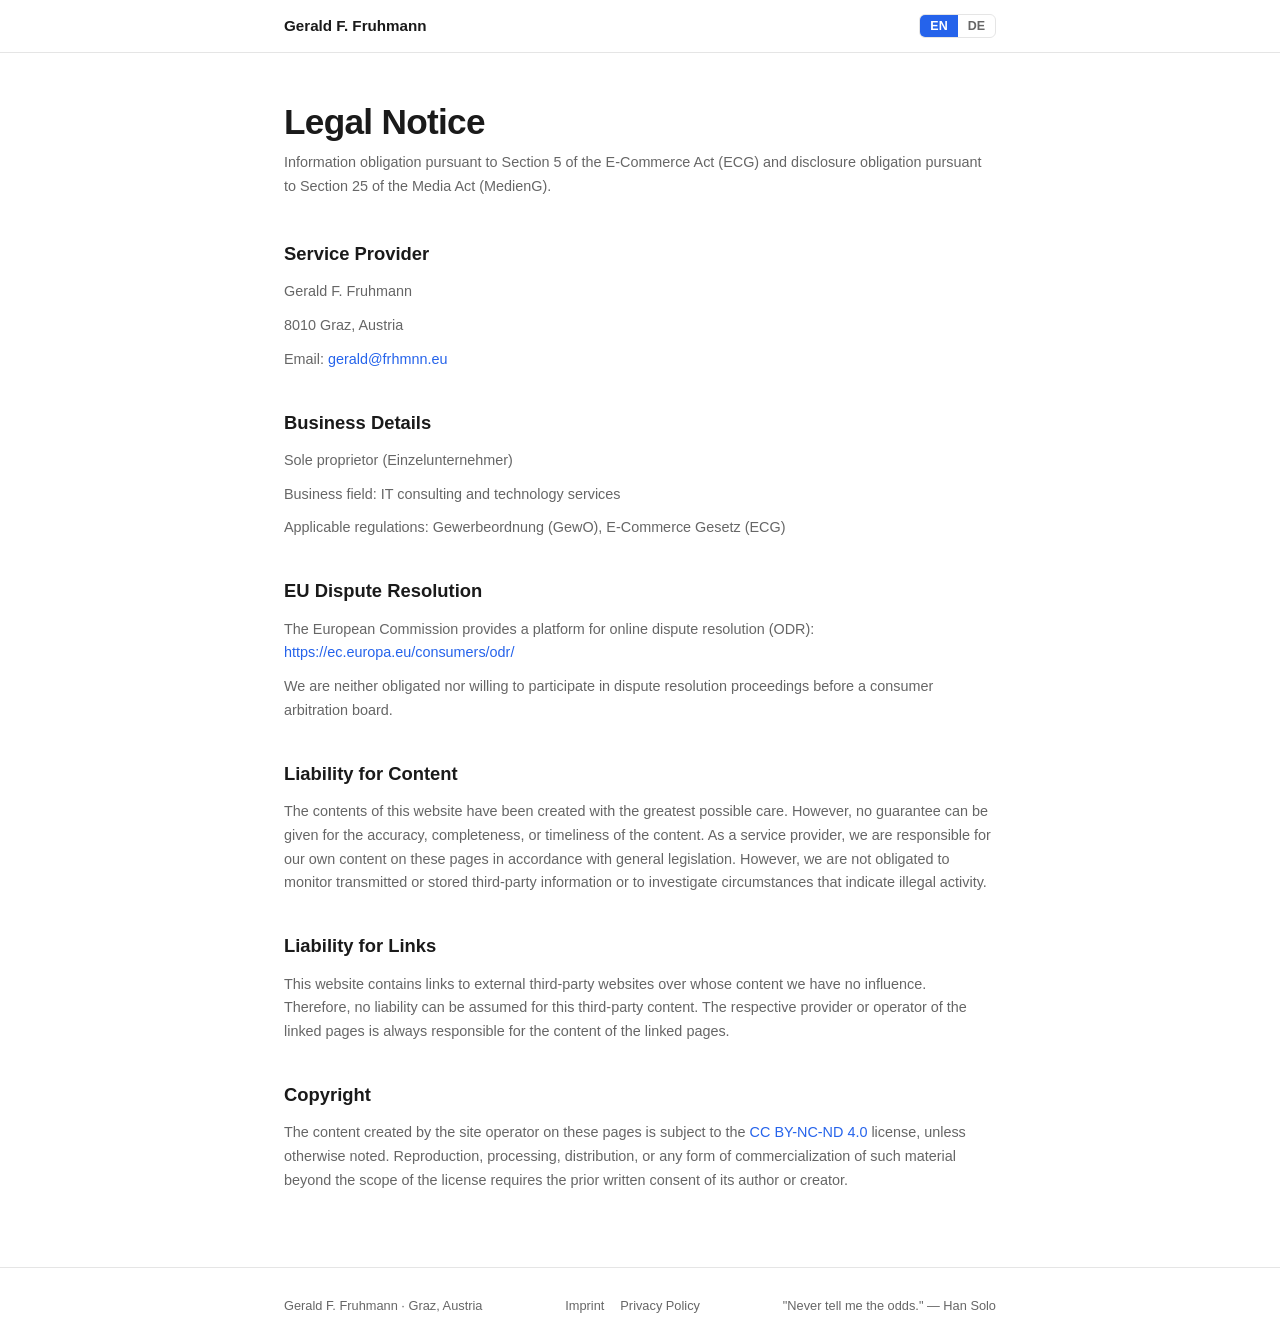
<file: impressum.html>
<!DOCTYPE html>
<html lang="en">
<head>
  <meta charset="UTF-8" />
  <meta name="viewport" content="width=device-width, initial-scale=1.0" />
  <title>Imprint / Impressum — Gerald F. Fruhmann</title>
  <meta name="description" content="Impressum / Legal Notice for Gerald F. Fruhmann — AI, Compliance & Technology Consulting, Graz, Austria." />
  <link rel="canonical" href="https://gerfru.github.io/impressum" />
  <meta name="robots" content="noindex, follow" />

  <!-- Favicon -->
  <link rel="icon" type="image/svg+xml" href="data:image/svg+xml,%3Csvg xmlns='http://www.w3.org/2000/svg' viewBox='0 0 64 64'%3E%3Crect width='64' height='64' rx='14' fill='%232563eb'/%3E%3Ctext x='32' y='41' font-family='-apple-system,BlinkMacSystemFont,sans-serif' font-size='28' font-weight='700' fill='white' text-anchor='middle'%3EGF%3C/text%3E%3C/svg%3E" />

  <link rel="stylesheet" href="style.css" />
</head>
<body>

  <a class="skip-link" href="#content">Skip to content</a>

  <nav role="navigation" aria-label="Main navigation">
    <div class="container">
      <a class="nav-name" href="/">Gerald F. Fruhmann</a>
      <div class="nav-right">
        <div class="lang-toggle" role="group" aria-label="Language">
          <button data-lang="en" class="active" aria-pressed="true">EN</button>
          <button data-lang="de" aria-pressed="false">DE</button>
        </div>
      </div>
    </div>
  </nav>

  <main id="content" class="container" style="padding-top:48px; padding-bottom:64px;">
    <div class="legal-content">

      <!-- ── English ── -->
      <div lang="en">
        <h1>Legal Notice</h1>
        <p class="legal-subtitle">Information obligation pursuant to Section 5 of the E-Commerce Act (ECG) and disclosure obligation pursuant to Section 25 of the Media Act (MedienG).</p>

        <h2>Service Provider</h2>
        <p>Gerald F. Fruhmann</p>
        <p>8010 Graz, Austria</p>
        <p>Email: <a href="mailto:gerald@frhmnn.eu">gerald@frhmnn.eu</a></p>

        <h2>Business Details</h2>
        <p>Sole proprietor (Einzelunternehmer)</p>
        <p>Business field: IT consulting and technology services</p>
        <p>Applicable regulations: Gewerbeordnung (GewO), E-Commerce Gesetz (ECG)</p>

        <h2>EU Dispute Resolution</h2>
        <p>The European Commission provides a platform for online dispute resolution (ODR): <a href="https://ec.europa.eu/consumers/odr/" target="_blank" rel="noopener">https://ec.europa.eu/consumers/odr/</a></p>
        <p>We are neither obligated nor willing to participate in dispute resolution proceedings before a consumer arbitration board.</p>

        <h2>Liability for Content</h2>
        <p>The contents of this website have been created with the greatest possible care. However, no guarantee can be given for the accuracy, completeness, or timeliness of the content. As a service provider, we are responsible for our own content on these pages in accordance with general legislation. However, we are not obligated to monitor transmitted or stored third-party information or to investigate circumstances that indicate illegal activity.</p>

        <h2>Liability for Links</h2>
        <p>This website contains links to external third-party websites over whose content we have no influence. Therefore, no liability can be assumed for this third-party content. The respective provider or operator of the linked pages is always responsible for the content of the linked pages.</p>

        <h2>Copyright</h2>
        <p>The content created by the site operator on these pages is subject to the <a href="https://creativecommons.org/licenses/by-nc-nd/4.0/" target="_blank" rel="noopener">CC BY-NC-ND 4.0</a> license, unless otherwise noted. Reproduction, processing, distribution, or any form of commercialization of such material beyond the scope of the license requires the prior written consent of its author or creator.</p>
      </div>

      <!-- ── Deutsch ── -->
      <div lang="de">
        <h1>Impressum</h1>
        <p class="legal-subtitle">Informationspflicht laut &sect;5 E-Commerce Gesetz (ECG) und Offenlegungspflicht laut &sect;25 Mediengesetz (MedienG).</p>

        <h2>Diensteanbieter</h2>
        <p>Gerald F. Fruhmann</p>
        <p>8010 Graz, &Ouml;sterreich</p>
        <p>E-Mail: <a href="mailto:gerald@frhmnn.eu">gerald@frhmnn.eu</a></p>

        <h2>Angaben zum Unternehmen</h2>
        <p>Einzelunternehmer</p>
        <p>Unternehmensgegenstand: IT-Beratung und Technologie-Dienstleistungen</p>
        <p>Anwendbare Rechtsvorschriften: Gewerbeordnung (GewO), E-Commerce Gesetz (ECG)</p>

        <h2>EU-Streitschlichtung</h2>
        <p>Die Europ&auml;ische Kommission stellt eine Plattform zur Online-Streitbeilegung (OS) bereit: <a href="https://ec.europa.eu/consumers/odr/" target="_blank" rel="noopener">https://ec.europa.eu/consumers/odr/</a></p>
        <p>Wir sind weder verpflichtet noch bereit, an Streitbeilegungsverfahren vor einer Verbraucherschlichtungsstelle teilzunehmen.</p>

        <h2>Haftung f&uuml;r Inhalte</h2>
        <p>Die Inhalte dieser Website wurden mit gr&ouml;&szlig;tm&ouml;glicher Sorgfalt erstellt. F&uuml;r die Richtigkeit, Vollst&auml;ndigkeit und Aktualit&auml;t der Inhalte kann jedoch keine Gew&auml;hr &uuml;bernommen werden. Als Diensteanbieter sind wir f&uuml;r eigene Inhalte auf diesen Seiten nach den allgemeinen Gesetzen verantwortlich. Wir sind jedoch nicht verpflichtet, &uuml;bermittelte oder gespeicherte fremde Informationen zu &uuml;berwachen oder nach Umst&auml;nden zu forschen, die auf eine rechtswidrige T&auml;tigkeit hinweisen.</p>

        <h2>Haftung f&uuml;r Links</h2>
        <p>Diese Website enth&auml;lt Links zu externen Websites Dritter, auf deren Inhalte wir keinen Einfluss haben. Deshalb kann f&uuml;r diese fremden Inhalte keine Gew&auml;hr &uuml;bernommen werden. F&uuml;r die Inhalte der verlinkten Seiten ist stets der jeweilige Anbieter oder Betreiber der Seiten verantwortlich.</p>

        <h2>Urheberrecht</h2>
        <p>Die durch den Seitenbetreiber erstellten Inhalte auf diesen Seiten unterliegen der <a href="https://creativecommons.org/licenses/by-nc-nd/4.0/deed.de" target="_blank" rel="noopener">CC BY-NC-ND 4.0</a>-Lizenz, sofern nicht anders angegeben. Die Vervielf&auml;ltigung, Bearbeitung, Verbreitung oder jede Art der Verwertung au&szlig;erhalb der Grenzen der Lizenz bed&uuml;rfen der vorherigen schriftlichen Zustimmung des jeweiligen Autors bzw. Erstellers.</p>
      </div>

    </div>
  </main>

  <footer>
    <div class="container">
      <p>Gerald F. Fruhmann · Graz, Austria</p>
      <div class="footer-legal">
        <a href="/impressum"><span lang="en">Imprint</span><span lang="de">Impressum</span></a>
        <a href="/datenschutz"><span lang="en">Privacy Policy</span><span lang="de">Datenschutz</span></a>
      </div>
      <p lang="en">"Never tell me the odds." — Han Solo</p>
      <p lang="de">&bdquo;Sag mir niemals wie meine Chancen stehen.&ldquo; &mdash; Han Solo</p>
    </div>
  </footer>

  <script>
    document.addEventListener('DOMContentLoaded', function() {
      var saved = localStorage.getItem('lang');
      var browser = navigator.language.startsWith('de') ? 'de' : 'en';
      var lang = saved || browser;

      function setLang(l) {
        document.documentElement.lang = l;
        localStorage.setItem('lang', l);
        document.querySelectorAll('.lang-toggle button').forEach(function(btn) {
          var isActive = btn.dataset.lang === l;
          btn.classList.toggle('active', isActive);
          btn.setAttribute('aria-pressed', isActive);
        });
      }

      setLang(lang);

      document.querySelector('.lang-toggle').addEventListener('click', function(e) {
        if (e.target.dataset.lang) setLang(e.target.dataset.lang);
      });
    });
  </script>

</body>
</html>
</file>
<file: style.css>
/* ── Reset & Variables ────────────────────────────── */
*, *::before, *::after { box-sizing: border-box; margin: 0; padding: 0; }

:root {
  --text:    #1a1a1a;
  --muted:   #666;
  --border:  #e5e5e5;
  --bg:      #ffffff;
  --bg-soft: #f8f8f8;
  --accent:  #2563eb;
  --radius:  6px;
}

html { font-size: 16px; scroll-behavior: smooth; }

body {
  font-family: -apple-system, BlinkMacSystemFont, "Segoe UI", Helvetica, Arial, sans-serif;
  color: var(--text);
  background: var(--bg);
  line-height: 1.6;
  -webkit-font-smoothing: antialiased;
}

a { color: var(--accent); text-decoration: none; }
a:hover { text-decoration: underline; }

/* ── Language Toggle ─────────────────────────────── */
html[lang="en"] [lang="de"] { display: none; }
html[lang="de"] [lang="en"] { display: none; }

.lang-toggle {
  display: inline-flex;
  align-items: center;
  gap: 0;
  border: 1px solid var(--border);
  border-radius: var(--radius);
  overflow: hidden;
  font-size: 0.78rem;
  font-weight: 600;
  cursor: pointer;
  margin-left: 16px;
}

.lang-toggle button {
  background: none;
  border: none;
  padding: 4px 10px;
  font-size: 0.78rem;
  font-weight: 600;
  cursor: pointer;
  color: var(--muted);
  transition: background 0.15s, color 0.15s;
  font-family: inherit;
}

.lang-toggle button.active {
  background: var(--accent);
  color: #fff;
}

.lang-toggle button:hover:not(.active) {
  background: var(--bg-soft);
  color: var(--text);
}

/* ── Accessibility ────────────────────────────────── */
.skip-link {
  position: absolute;
  top: -100%;
  left: 16px;
  padding: 8px 16px;
  background: var(--accent);
  color: #fff;
  border-radius: var(--radius);
  font-size: 0.85rem;
  font-weight: 500;
  z-index: 100;
  transition: top 0.15s;
}

.skip-link:focus {
  top: 8px;
  text-decoration: none;
}

:focus-visible {
  outline: 2px solid var(--accent);
  outline-offset: 2px;
}

/* ── Layout ─────────────────────────────────────── */
.container {
  max-width: 760px;
  margin: 0 auto;
  padding: 0 24px;
}

/* ── Nav ─────────────────────────────────────────── */
nav {
  position: sticky;
  top: 0;
  z-index: 10;
  background: rgba(255,255,255,0.92);
  backdrop-filter: blur(8px);
  border-bottom: 1px solid var(--border);
}

nav .container {
  display: flex;
  align-items: center;
  justify-content: space-between;
  height: 52px;
}

.nav-name {
  font-weight: 600;
  font-size: 0.95rem;
  color: var(--text);
  text-decoration: none;
}

.nav-name:hover {
  text-decoration: none;
}

.nav-right {
  display: flex;
  align-items: center;
  gap: 0;
}

.nav-links {
  display: flex;
  gap: 24px;
  list-style: none;
}

.nav-links a {
  font-size: 0.85rem;
  color: var(--muted);
}

.nav-links a:hover { color: var(--text); text-decoration: none; }

/* ── Footer ───────────────────────────────────────── */
footer {
  border-top: 1px solid var(--border);
  padding: 28px 0;
}

footer .container {
  display: flex;
  justify-content: space-between;
  align-items: center;
  flex-wrap: wrap;
  gap: 8px;
}

footer p { font-size: 0.8rem; color: var(--muted); }

.footer-legal {
  display: flex;
  gap: 16px;
  font-size: 0.8rem;
}

.footer-legal a {
  color: var(--muted);
  text-decoration: none;
}

.footer-legal a:hover {
  color: var(--text);
  text-decoration: underline;
}

/* ── Legal page content ───────────────────────────── */
.legal-content h1 {
  font-size: clamp(1.6rem, 4vw, 2.2rem);
  font-weight: 700;
  line-height: 1.2;
  letter-spacing: -0.02em;
  margin-bottom: 8px;
}

.legal-content .legal-subtitle {
  font-size: 0.9rem;
  color: var(--muted);
  margin-bottom: 40px;
}

.legal-content h2 {
  font-size: 1.15rem;
  font-weight: 600;
  margin-top: 36px;
  margin-bottom: 12px;
}

.legal-content p {
  font-size: 0.9rem;
  color: var(--muted);
  margin-bottom: 10px;
  line-height: 1.65;
}

.legal-content ul {
  margin-left: 20px;
  margin-bottom: 12px;
}

.legal-content li {
  font-size: 0.9rem;
  color: var(--muted);
  line-height: 1.65;
  margin-bottom: 4px;
}

.legal-content a {
  color: var(--accent);
}

.legal-content .placeholder {
  background: #fff3cd;
  border: 1px dashed #ffc107;
  border-radius: var(--radius);
  padding: 2px 8px;
  font-size: 0.85rem;
  color: #856404;
}

/* ── Responsive ───────────────────────────────────── */
@media (max-width: 600px) {
  .nav-links { gap: 16px; }
}
</file>
